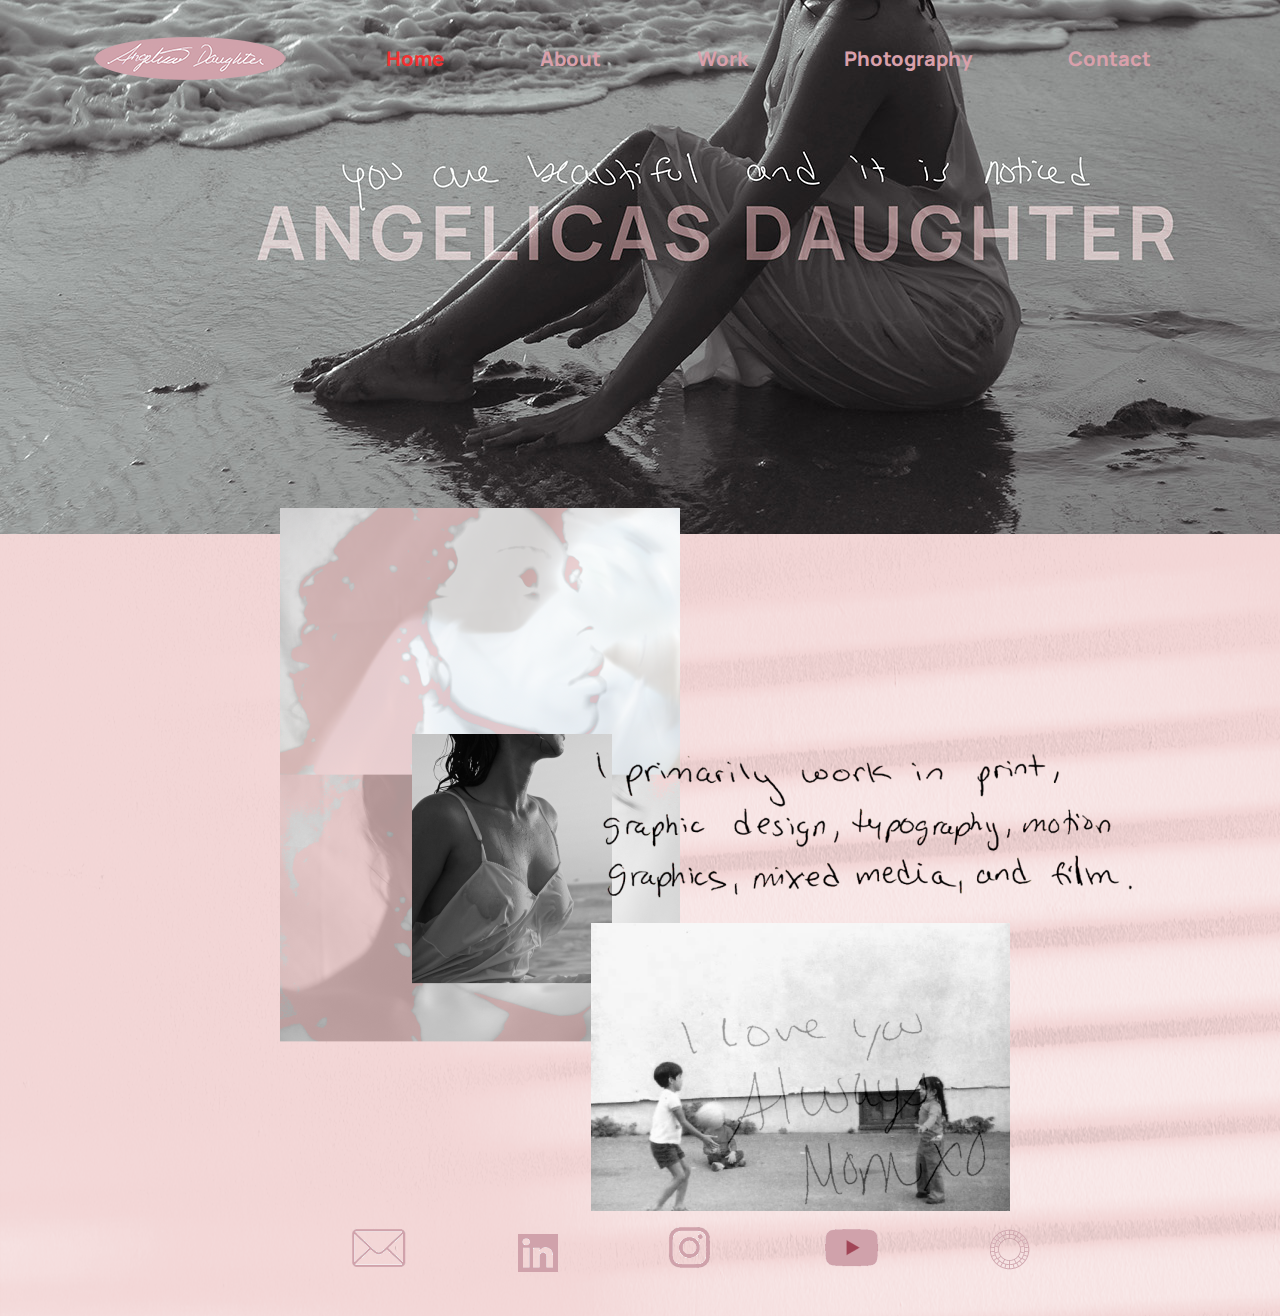
<file: index.html>
<!DOCTYPE html>
<!--[if lt IE 7]>      <html class="no-js lt-ie9 lt-ie8 lt-ie7"> <![endif]-->
<!--[if IE 7]>         <html class="no-js lt-ie9 lt-ie8"> <![endif]-->
<!--[if IE 8]>         <html class="no-js lt-ie9"> <![endif]-->
<!--[if gt IE 8]>      <html class="no-js"> <!--<![endif]-->
<html>
    <head>
        <meta charset="utf-8">
        <meta http-equiv="X-UA-Compatible" content="IE=edge">
        <title>Angelica's Daughter Home</title>
        <meta name="description" content="Jayla Neret's Design Portfolio">
        <meta name="viewport" content="width=device-width, initial-scale=1">
        <link rel="stylesheet" href="css/style.css">
    </head>
    <body id="home">
        <!--[if lt IE 7]>
            <p class="browsehappy">You are using an <strong>outdated</strong> browser. Please <a href="#">upgrade your browser</a> to improve your experience.</p>
        <![endif]-->
    <header>
        <img src="img/writing.png" alt="handwriting reading Angelicas Daughter in white on a pink oval">
        <nav>
            <a href="index.html">
                <h1 class="selected">Home</h1>
            </a>
            <a href="about.html">         
                <h1 class="selected2">About</h1>
            </a>
            <a href="work.html">         
                <h1 class="selected3">Work</h1>
            </a>
            <a href="photo.html">         
                <h1 class="selected4">Photography</h1>
            </a>
            <a href="contact.html">         
                <h1 class="selected6">Contact</h1>
            </a>
        </nav>
    </header>
   <main>
        <section id="me">
            <img src="img/me1.png">
        </section>
        <section id="bw">
            <img src="img/bw1.png">
        </section>
        <section id="media">
            <img src="img/work1.png">
        </section>
        <section id="mom">
            <img src="img/mom1.png">
        </section>


   </main>     
   
   <footer id="footer">
        <a href="mailto:adneret@gmail.com" target="_blank">
            <img src="img/mail.png">
        </a>
        <a href="https://www.linkedin.com/in/jayla-neret/" target="_blank">
            <img src="img/link.png">
        </a>
        <a href="https://www.instagram.com/angelicasdaughter/" target="_blank">
            <img src="img/insta.png">
        </a>
        <a href="https://www.youtube.com/channel/UCfbXdB-15G_UbXPbAkhXiKQ" target="_blank">
            <img src="img/tube.png">
        </a>
        <a href="https://vsco.co/angelicasdaughter/gallery" target="_blank">
            <img src="img/vsco.png">
        </a>   
   </footer>

    </body>
</html>
</file>
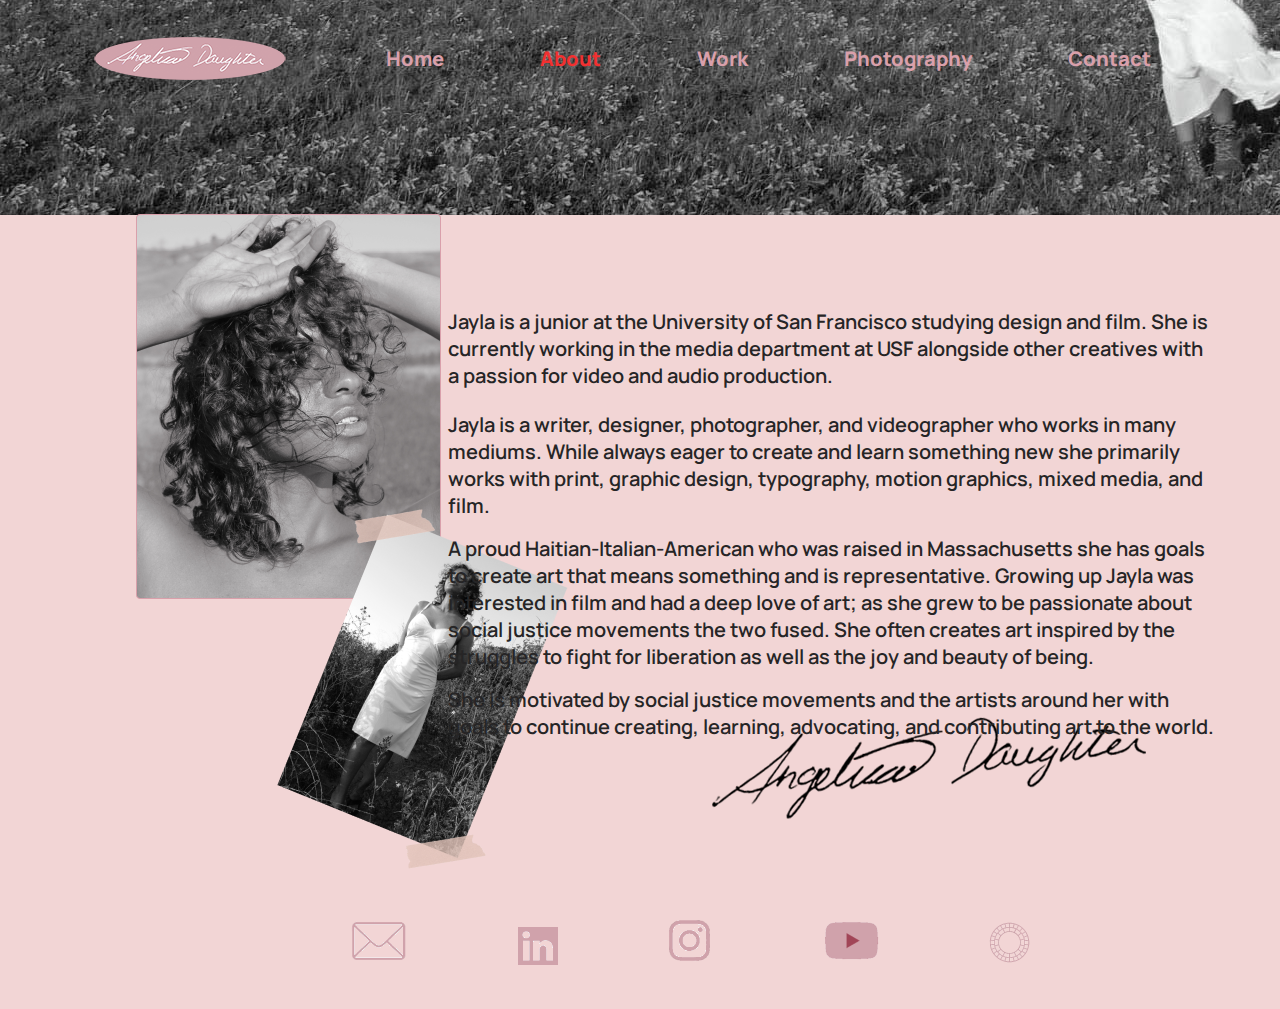
<file: about.html>
<!DOCTYPE html>
<!--[if lt IE 7]>      <html class="no-js lt-ie9 lt-ie8 lt-ie7"> <![endif]-->
<!--[if IE 7]>         <html class="no-js lt-ie9 lt-ie8"> <![endif]-->
<!--[if IE 8]>         <html class="no-js lt-ie9"> <![endif]-->
<!--[if gt IE 8]>      <html class="no-js"> <!--<![endif]-->
<html>
    <head>
        <meta charset="utf-8">
        <meta http-equiv="X-UA-Compatible" content="IE=edge">
        <title>About Angelicas Daughter</title>
        <meta name="description" content="Jayla Neret's Design Portfolio">
        <meta name="viewport" content="width=device-width, initial-scale=1">
        <link rel="stylesheet" href="css/style.css">
    </head>
    <body id="about">
        <!--[if lt IE 7]>
            <p class="browsehappy">You are using an <strong>outdated</strong> browser. Please <a href="#">upgrade your browser</a> to improve your experience.</p>
        <![endif]-->
    <header>
        <img src="img/writing.png" alt="handwriting reading Angelicas Daughter in white on a pink oval">
        <nav>
            <a href="index.html">
                <h1>Home</h1>
            </a>
            <a href="about.html">         
                <h1 class="selected">About</h1>
            </a>
            <a href="work.html">         
                <h1>Work</h1>
            </a>
            <a href="photo.html">         
                <h1>Photography</h1>
            </a>
            <a href="contact.html">         
                <h1>Contact</h1>
            </a>
        </nav>
    </header>
   <main>
        <section>
            <img class="headshot" src="img/meanbout 1.png" alt="black and white headshot"> 
            <section> 
                <img class="slant" src="img/tape 1.png">
                <img class="writing" src="img/angelicas2.png">
            </section>
            <p id="bio">Jayla is a junior at the University of San Francisco studying design and film. She is currently working in the media department at USF alongside other creatives with a passion for video and audio production.</p>
            <p id="bio2">Jayla is a writer, designer, photographer, and videographer who works in many mediums. While always eager to create and learn something new she primarily works with print, graphic design, typography, motion graphics, mixed media, and film.</p>
            <p id="bio3">A proud Haitian-Italian-American who was raised in Massachusetts she has goals to create art that means something and is representative. Growing up Jayla was interested in film and had a deep love of art; as she grew to be passionate about social justice movements the two fused. She often creates art inspired by the struggles to fight for liberation as well as the joy and beauty of being. </p>
            <p id="bio1">She is motivated by social justice movements and the artists around her with goals to continue creating, learning, advocating, and contributing art to the world.</p>
        </section>
   </main>     
   <footer id="footer2">
    <a href="mailto:adneret@gmail.com" target="_blank">
        <img src="img/mail.png">
    </a>
    <a href="https://www.linkedin.com/in/jayla-neret/" target="_blank">
        <img src="img/link.png">
    </a>
    <a href="https://www.instagram.com/angelicasdaughter/" target="_blank">
        <img src="img/insta.png">
    </a>
    <a href="https://www.youtube.com/channel/UCfbXdB-15G_UbXPbAkhXiKQ" target="_blank">
        <img src="img/tube.png">
    </a>
    <a href="https://vsco.co/angelicasdaughter/gallery" target="_blank">
        <img src="img/vsco.png">
    </a>   
</footer>
    </body>
</html>
</file>
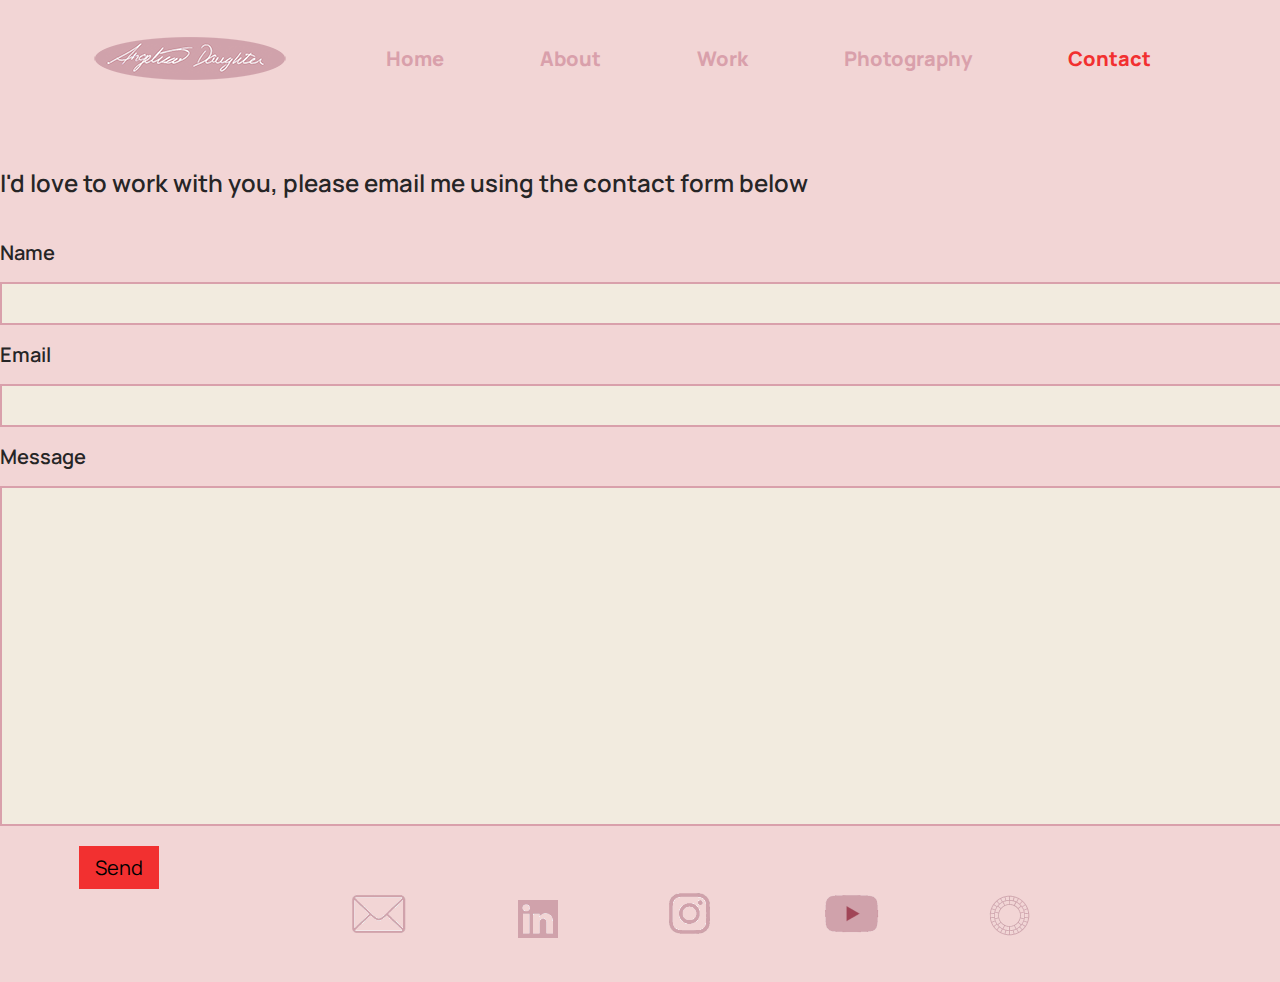
<file: contact.html>
<!DOCTYPE html>
<!--[if lt IE 7]>      <html class="no-js lt-ie9 lt-ie8 lt-ie7"> <![endif]-->
<!--[if IE 7]>         <html class="no-js lt-ie9 lt-ie8"> <![endif]-->
<!--[if IE 8]>         <html class="no-js lt-ie9"> <![endif]-->
<!--[if gt IE 8]>      <html class="no-js"> <!--<![endif]-->
<html>
    <head>
        <meta charset="utf-8">
        <meta http-equiv="X-UA-Compatible" content="IE=edge">
        <title>Contact</title>
        <meta name="description" content="Jayla Neret's Design Portfolio">
        <meta name="viewport" content="width=device-width, initial-scale=1">
        <link rel="stylesheet" href="css/style.css">
    </head>
    <body>
        <!--[if lt IE 7]>
            <p class="browsehappy">You are using an <strong>outdated</strong> browser. Please <a href="#">upgrade your browser</a> to improve your experience.</p>
        <![endif]-->
    <header>
        <img id="logo" src="img/writing.png" alt="handwriting reading Angelicas Daughter in white on a pink oval">
        <nav>
            <a href="index.html">
                <h1>Home</h1>
            </a>
            <a href="about.html">         
                <h1>About</h1>
            </a>
            <a href="work.html">         
                <h1>Work</h1>
            </a>
            <a href="photo.html">         
                <h1>Photography</h1>
            </a>
            <a href="contact.html">         
                <h1 class="selected">Contact</h1>
            </a>
        </nav>
    </header>
   <main>
    <section class="form">
        <h1 id="contact">I'd love to work with you, please email me using the contact form below</h1>
            <form action="https://formspree.io/f/mgejdroz"
            method="POST">
            <label id="label1">
                Name
                <input type="email" name="email">
              </label>
            <label>
              Email
              <input type="email" name="email">
            </label>
            <label>
              Message
              <textarea name="message"></textarea>
            </label>
            <!-- your other form fields go here -->
            <button type="submit">Send</button>
          </form>
    </section>

   </main>     
   <footer id="footer3">
    <a href="mailto:adneret@gmail.com" target="_blank">
        <img src="img/mail.png">
    </a>
    <a href="https://www.linkedin.com/in/jayla-neret/" target="_blank">
        <img src="img/link.png">
    </a>
    <a href="https://www.instagram.com/angelicasdaughter/" target="_blank">
        <img src="img/insta.png">
    </a>
    <a href="https://www.youtube.com/channel/UCfbXdB-15G_UbXPbAkhXiKQ" target="_blank">
        <img src="img/tube.png">
    </a>
    <a href="https://vsco.co/angelicasdaughter/gallery" target="_blank">
        <img src="img/vsco.png">
    </a>   
 </footer>
    </body>
</html>
</file>
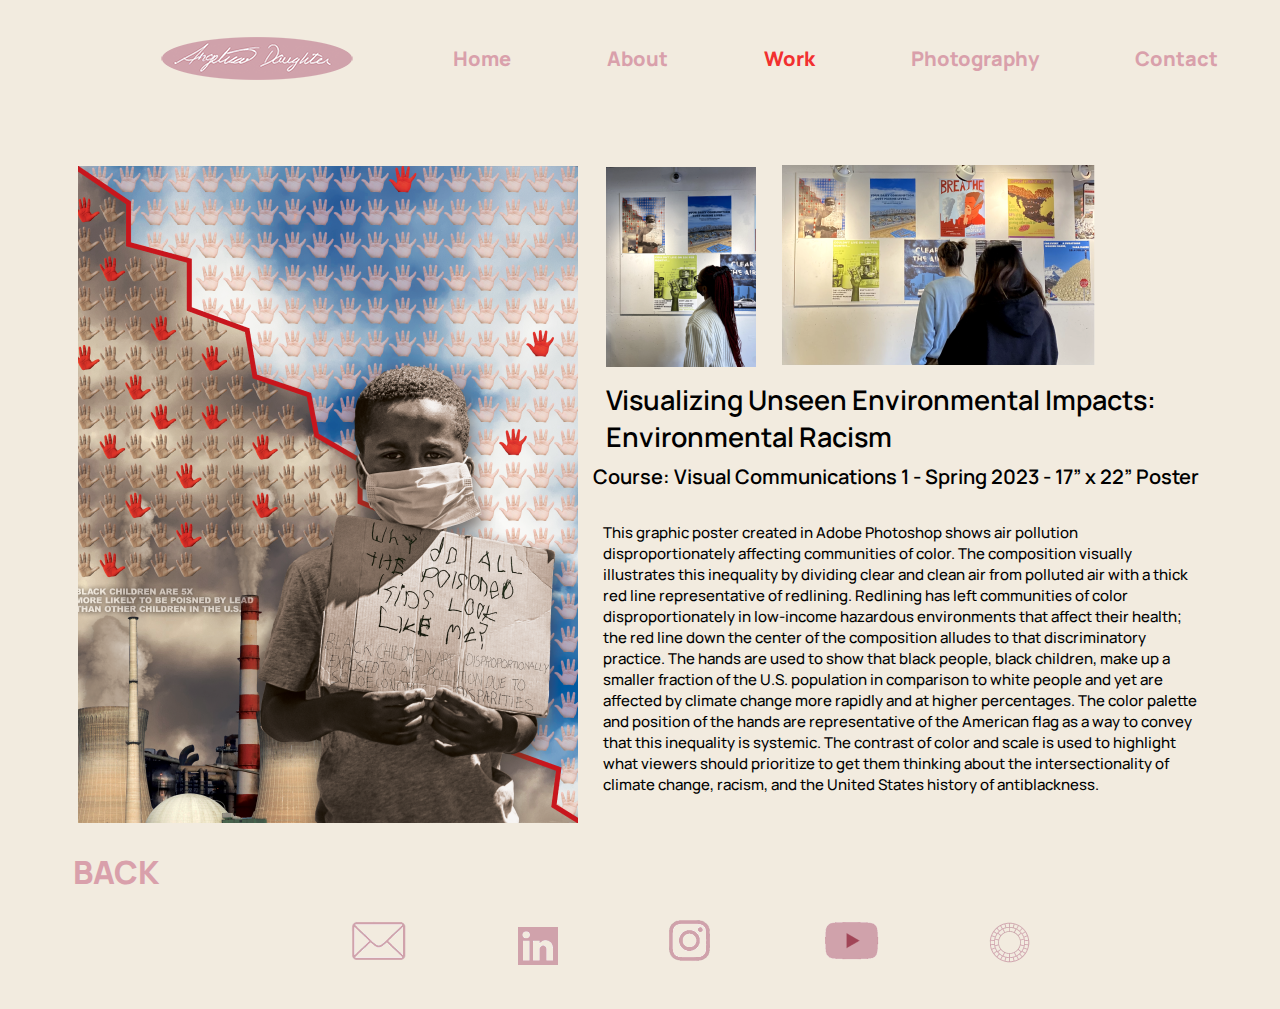
<file: env.html>
<!DOCTYPE html>
<!--[if lt IE 7]>      <html class="no-js lt-ie9 lt-ie8 lt-ie7"> <![endif]-->
<!--[if IE 7]>         <html class="no-js lt-ie9 lt-ie8"> <![endif]-->
<!--[if IE 8]>         <html class="no-js lt-ie9"> <![endif]-->
<!--[if gt IE 8]>      <html class="no-js"> <!--<![endif]-->
<html>
    <head>
        <meta charset="utf-8">
        <meta http-equiv="X-UA-Compatible" content="IE=edge">
        <title>Jayla's Work</title>
        <meta name="description" content="Jayla Neret's Design Portfolio">
        <meta name="viewport" content="width=device-width, initial-scale=1.0">
        <link rel="stylesheet" href="css/style.css">
    </head>
    <body id="work">
        <!--[if lt IE 7]>
            <p class="browsehappy">You are using an <strong>outdated</strong> browser. Please <a href="#">upgrade your browser</a> to improve your experience.</p>
        <![endif]-->
    <header>
        <img id="logo" src="img/writing.png" alt="handwriting reading Angelicas Daughter in white on a pink oval">
        <nav>
            <a href="index.html">
                <h1>Home</h1>
            </a>
            <a href="about.html">         
                <h1>About</h1>
            </a>
            <a href="work.html">         
                <h1 class="selected">Work</h1>
            </a>
            <a href="photo.html">         
                <h1>Photography</h1>
            </a>
            <a href="contact.html">         
                <h1>Contact</h1>
            </a>
        </nav>
    </header>

    <main>
        <section id="poster">
            <img src="img/largeposter.png">
        </section>
        <section id="gal">
            <img src="img/gallery.png">
        </section>
        <section id="gallery">
            <img src="img/gallery2.png">
        </section>
        <section>
            <p id="head2">Visualizing Unseen Environmental Impacts: Environmental Racism</p>
            <p id="sub2">Course: Visual Communications 1 - Spring 2023 - 17” x 22” Poster</p>
            <p id="bod2">This graphic poster created in Adobe Photoshop shows air pollution disproportionately affecting communities of color. The composition visually illustrates this inequality by dividing clear and clean air from polluted air with a thick red line representative of redlining. Redlining has left communities of color disproportionately in low-income hazardous environments that affect their health; the red line down the center of the composition alludes to that discriminatory practice. The hands are used to show that black people, black children, make up a smaller fraction of the U.S. population in comparison to white people and yet are affected by climate change more rapidly and at higher percentages. The color palette and position of the hands are representative of the American flag as a way to convey that this inequality is systemic. The contrast of color and scale is used to highlight what viewers should prioritize to get them thinking about the intersectionality of climate change, racism, and the United States history of antiblackness.</p>
        </section>
        <a href="work.html">  
            <h1 id="e">BACK</h1>
            </a>
    </main>

    <footer id="footer3">
        <a href="mailto:adneret@gmail.com" target="_blank">
            <img src="img/mail.png">
        </a>
        <a href="https://www.linkedin.com/in/jayla-neret/" target="_blank">
            <img src="img/link.png">
        </a>
        <a href="https://www.instagram.com/angelicasdaughter/" target="_blank">
            <img src="img/insta.png">
        </a>
        <a href="https://www.youtube.com/channel/UCfbXdB-15G_UbXPbAkhXiKQ" target="_blank">
            <img src="img/tube.png">
        </a>
        <a href="https://vsco.co/angelicasdaughter/gallery" target="_blank">
            <img src="img/vsco.png">
        </a>   
    </footer>
        </body>

</html>
</file>
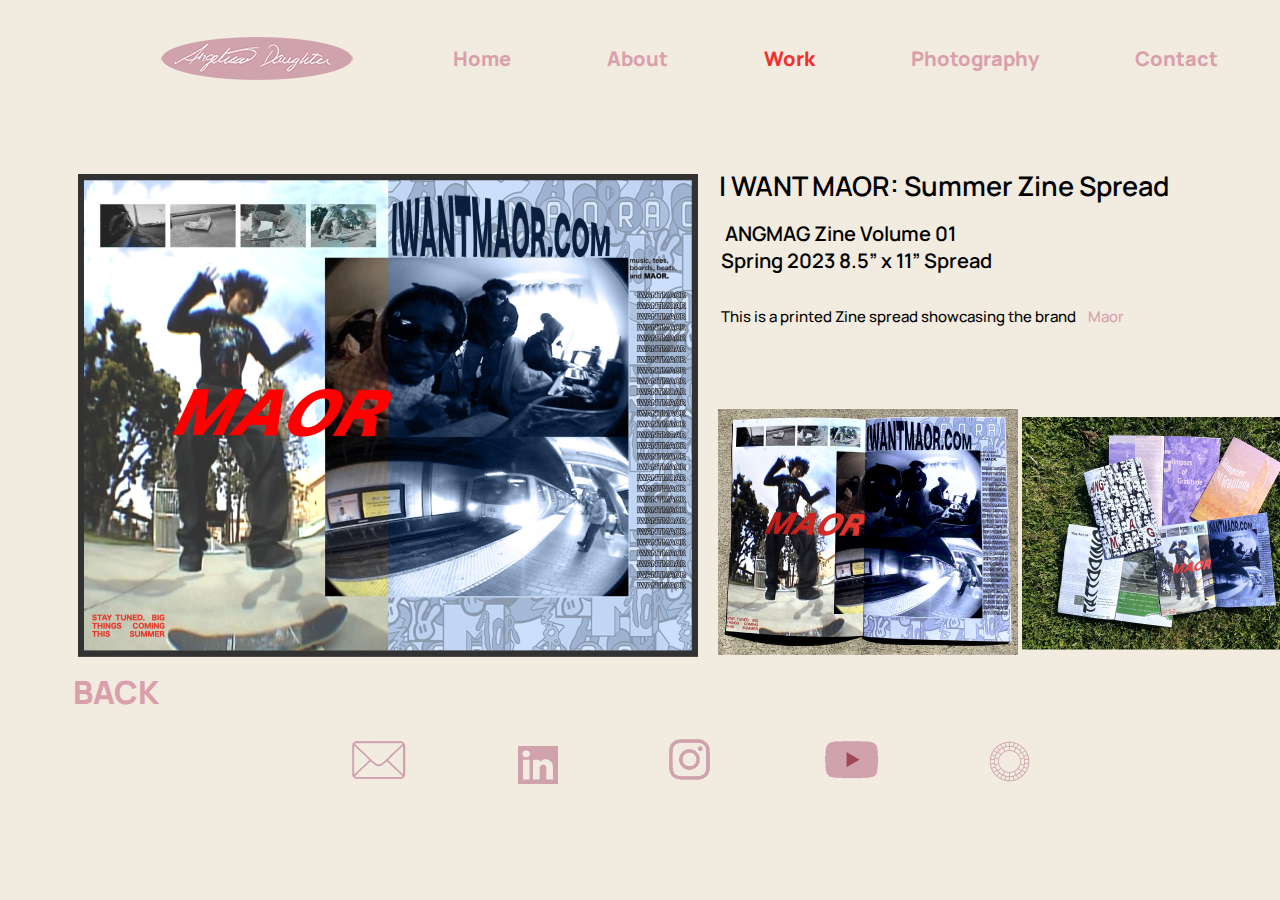
<file: maor.html>
<!DOCTYPE html>
<!--[if lt IE 7]>      <html class="no-js lt-ie9 lt-ie8 lt-ie7"> <![endif]-->
<!--[if IE 7]>         <html class="no-js lt-ie9 lt-ie8"> <![endif]-->
<!--[if IE 8]>         <html class="no-js lt-ie9"> <![endif]-->
<!--[if gt IE 8]>      <html class="no-js"> <!--<![endif]-->
<html>
    <head>
        <meta charset="utf-8">
        <meta http-equiv="X-UA-Compatible" content="IE=edge">
        <title>Jayla's Work</title>
        <meta name="description" content="Jayla Neret's Design Portfolio">
        <meta name="viewport" content="width=device-width, initial-scale=1">
        <link rel="stylesheet" href="css/style.css">
    </head>
    <body id="work">
        <!--[if lt IE 7]>
            <p class="browsehappy">You are using an <strong>outdated</strong> browser. Please <a href="#">upgrade your browser</a> to improve your experience.</p>
        <![endif]-->
    <header>
        <img id="logo" src="img/writing.png" alt="handwriting reading Angelicas Daughter in white on a pink oval">
        <nav>
            <a href="index.html">
                <h1>Home</h1>
            </a>
            <a href="about.html">         
                <h1>About</h1>
            </a>
            <a href="work.html">         
                <h1 class="selected">Work</h1>
            </a>
            <a href="photo.html">         
                <h1>Photography</h1>
            </a>
            <a href="contact.html">         
                <h1>Contact</h1>
            </a>
        </nav>
    </header>
    <main>
        <section id="one">
             <img src="img/lmaor.png">
        </section>
        <section id="grass">
            <img src="img/grass.png">
        </section>
        <section id="concrete">
            <img src="img/concrete.png">
        </section>
        <section>
            <p id="head1">I WANT MAOR: Summer Zine Spread</p>
            <p id="sub1">ANGMAG Zine  Volume 01</p>
            <p id=sub11>Spring 2023 8.5” x 11” Spread</p>
            <p id="bod"> This is a printed Zine spread showcasing the brand<a href="https://www.iwantmaor.com" target="_blank" id="a1">Maor</a> </p>
        </section>

        <a href="work.html">  
        <h1 id="m"> BACK</h1>
        </a>
    </main>

    <footer id="footer3">
        <a href="mailto:adneret@gmail.com" target="_blank">
            <img src="img/mail.png">
        </a>
        <a href="https://www.linkedin.com/in/jayla-neret/" target="_blank">
            <img src="img/link.png">
        </a>
        <a href="https://www.instagram.com/angelicasdaughter/" target="_blank">
            <img src="img/insta.png">
        </a>
        <a href="https://www.youtube.com/channel/UCfbXdB-15G_UbXPbAkhXiKQ" target="_blank">
            <img src="img/tube.png">
        </a>
        <a href="https://vsco.co/angelicasdaughter/gallery" target="_blank">
            <img src="img/vsco.png">
        </a>   
    </footer>
        </body>

</html>
</file>
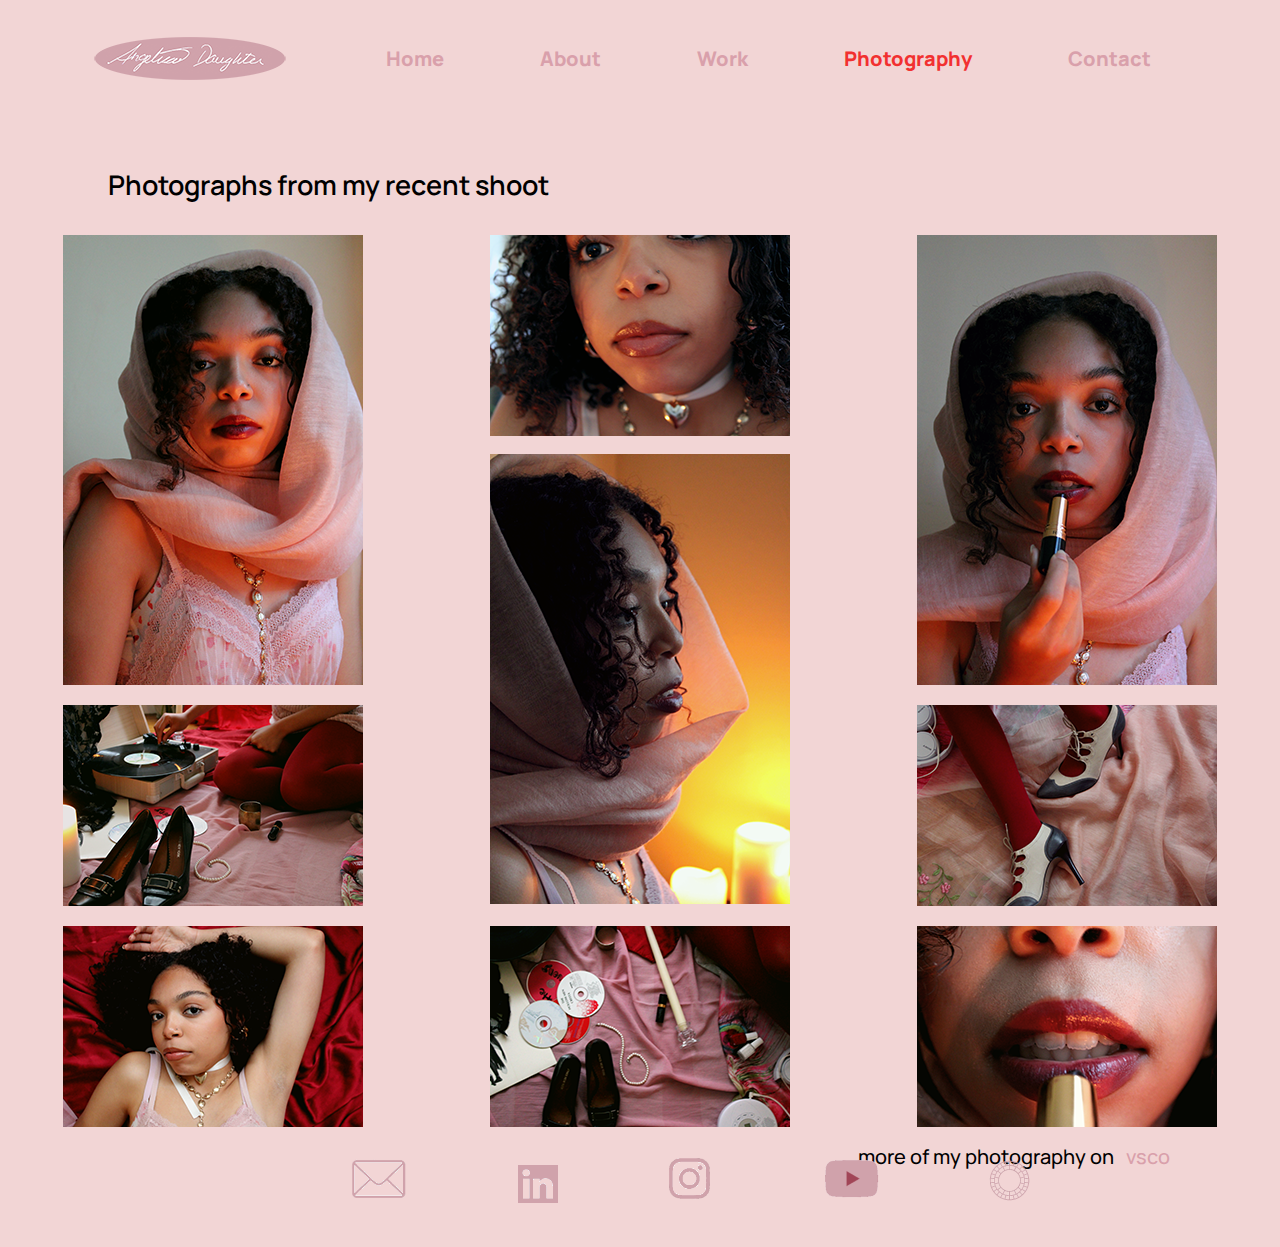
<file: photo.html>
<!DOCTYPE html>
<!--[if lt IE 7]>      <html class="no-js lt-ie9 lt-ie8 lt-ie7"> <![endif]-->
<!--[if IE 7]>         <html class="no-js lt-ie9 lt-ie8"> <![endif]-->
<!--[if IE 8]>         <html class="no-js lt-ie9"> <![endif]-->
<!--[if gt IE 8]>      <html class="no-js"> <!--<![endif]-->
<html>
    <head>
        <meta charset="utf-8">
        <meta http-equiv="X-UA-Compatible" content="IE=edge">
        <title>Jayla's Photography</title>
        <meta name="description" content="Jayla Neret's Design Portfolio">
        <meta name="viewport" content="width=device-width, initial-scale=1">
        <link rel="stylesheet" href="css/style.css">
    </head>
    <body>
        <!--[if lt IE 7]>
            <p class="browsehappy">You are using an <strong>outdated</strong> browser. Please <a href="#">upgrade your browser</a> to improve your experience.</p>
        <![endif]-->
    <header>
        <img id="logo" src="img/writing.png" alt="handwriting reading Angelicas Daughter in white on a pink oval">
        <nav>
            <a href="index.html">
                <h1>Home</h1>
            </a>
            <a href="about.html">         
                <h1>About</h1>
            </a>
            <a href="work.html">         
                <h1>Work</h1>
            </a>
            <a href="photo.html">         
                <h1 class="selected">Photography</h1>
            </a>
            <a href="contact.html">         
                <h1>Contact</h1>
            </a>
        </nav>
    </header>
   <main>
    <p id="photo">Photographs from my recent shoot</p>
        <div class="grid-container1">
            <section> 
                <div id=photo1>
                    <img src="img/anijah1.png">
                </div>
            </section>
            <section>
                <div id=photo5>
                    <img src="img/anijah5.png"> 
                </div>
            </section>
            <section>
                <div id=photo3>
                    <img src="img/anijah3.png"> 
                </div>
            </section> 
            <section>
                <div id=photo4>
                    <img src="img/anijah4.png"> 
                </div>
            </section> 
            <section> 
                <div id=photo2>
                    <img src="img/anijah2.png"> 
                </div>
            </section> 
            <section>
                    <div id=photo6>
                        <img src="img/anijah6.png"> 
                    </div>
                </section>
                <section>
                    <div id=photo7>
                        <img src="img/anijah7.png"> 
                    </div>
                </section>
                <section>
                    <div id=photo8>
                        <img src="img/anijah8.png"> 
                    </div>
                </section>
                <section>
                    <div id=photo9>
                        <img src="img/anijah9.png"> 
                    </div>
                </section>
        </div>
        <section>
            <p id="photos">
                more of my photography on<a href="https://vsco.co/angelicasdaughter/gallery" target="_blank" id="a1">vsco</a> </p> 
        </section>
   </main>

     <footer id="footer3">
        <a href="mailto:adneret@gmail.com" target="_blank">
            <img src="img/mail.png">
        </a>
        <a href="https://www.linkedin.com/in/jayla-neret/" target="_blank">
            <img src="img/link.png">
        </a>
        <a href="https://www.instagram.com/angelicasdaughter/" target="_blank">
            <img src="img/insta.png">
        </a>
        <a href="https://www.youtube.com/channel/UCfbXdB-15G_UbXPbAkhXiKQ" target="_blank">
            <img src="img/tube.png">
        </a>
        <a href="https://vsco.co/angelicasdaughter/gallery" target="_blank">
            <img src="img/vsco.png">
        </a>   
     </footer>
    </body>
</html>
</file>
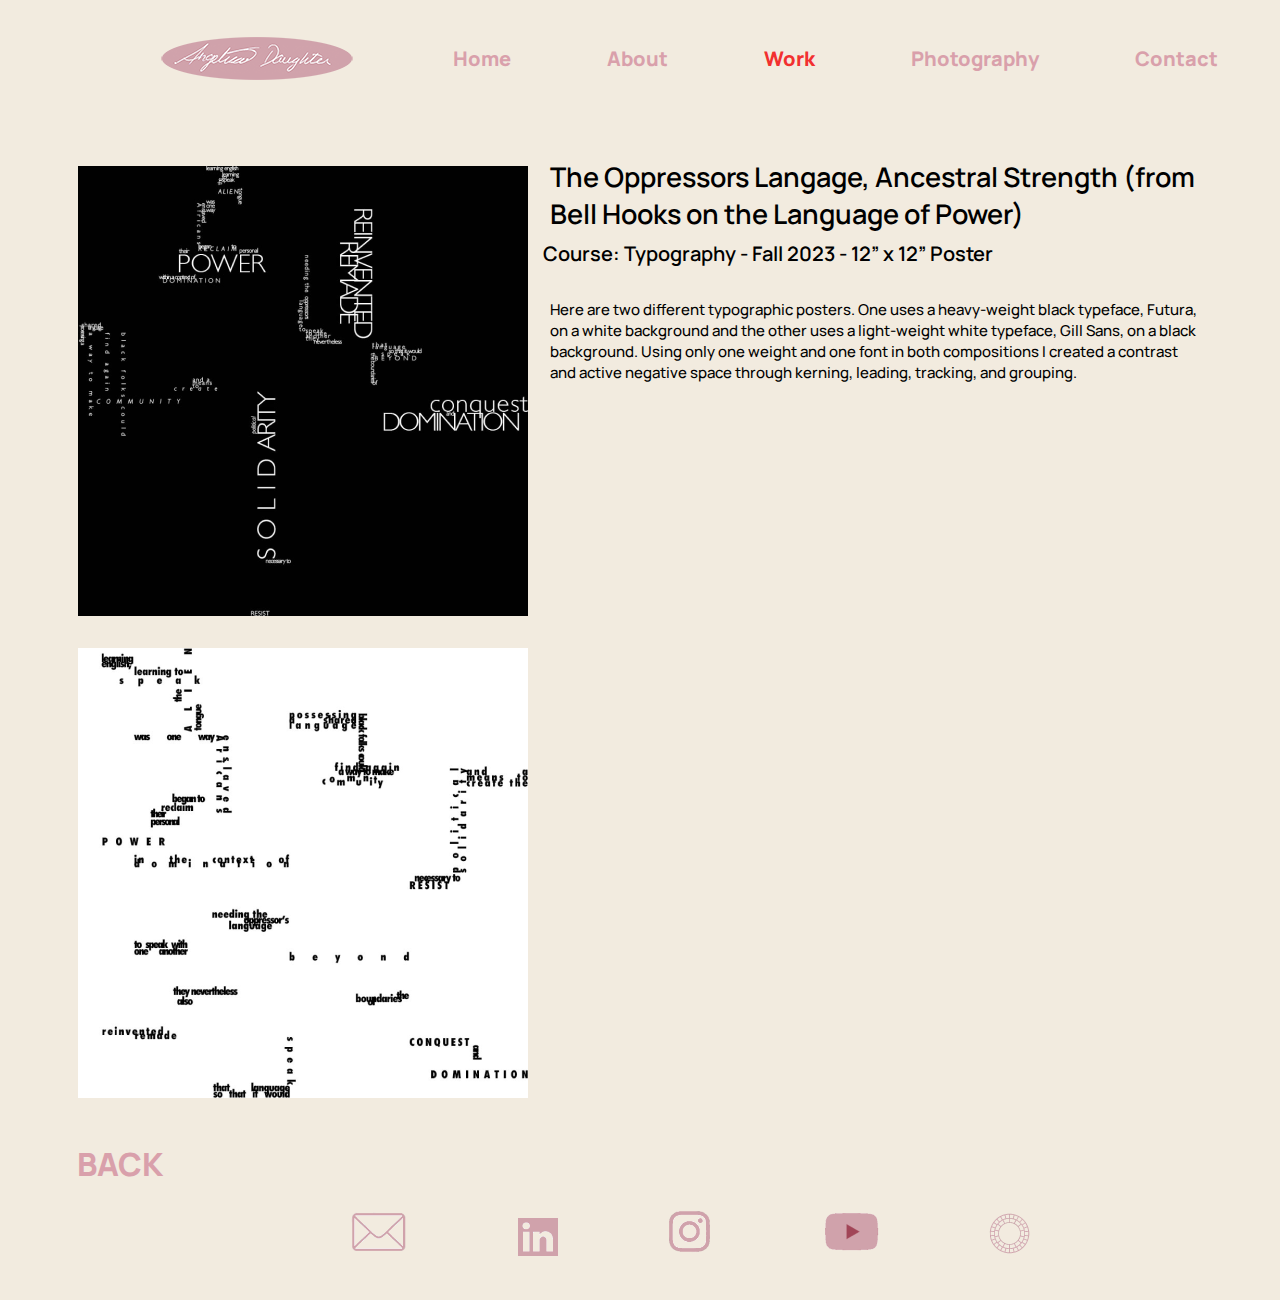
<file: type.html>
<!DOCTYPE html>
<!--[if lt IE 7]>      <html class="no-js lt-ie9 lt-ie8 lt-ie7"> <![endif]-->
<!--[if IE 7]>         <html class="no-js lt-ie9 lt-ie8"> <![endif]-->
<!--[if IE 8]>         <html class="no-js lt-ie9"> <![endif]-->
<!--[if gt IE 8]>      <html class="no-js"> <!--<![endif]-->
<html>
    <head>
        <meta charset="utf-8">
        <meta http-equiv="X-UA-Compatible" content="IE=edge">
        <title>Jayla's Work</title>
        <meta name="description" content="Jayla Neret's Design Portfolio">
        <meta name="viewport" content="width=device-width, initial-scale=1">
        <link rel="stylesheet" href="css/style.css">
    </head>
    <body id="work">
        <!--[if lt IE 7]>
            <p class="browsehappy">You are using an <strong>outdated</strong> browser. Please <a href="#">upgrade your browser</a> to improve your experience.</p>
        <![endif]-->
    <header>
        <img id="logo" src="img/writing.png" alt="handwriting reading Angelicas Daughter in white on a pink oval">
        <nav>
            <a href="index.html">
                <h1>Home</h1>
            </a>
            <a href="about.html">         
                <h1>About</h1>
            </a>
            <a href="work.html">         
                <h1 class="selected">Work</h1>
            </a>
            <a href="photo.html">         
                <h1>Photography</h1>
            </a>
            <a href="contact.html">         
                <h1>Contact</h1>
            </a>
        </nav>
    </header>

    <main>
        <section id="black">
            <img src="img/largeblack.png">
        </section>
        <section id="white">
            <img src="img/largewhite.png">
        </section>
        <section>
            <p id="head3">The Oppressors Langage, Ancestral Strength (from Bell Hooks on the Language of Power)</p>
            <p id="sub3">Course: Typography - Fall 2023 - 12” x 12” Poster</p>
            <p id="bod3">Here are two different typographic posters. One uses a heavy-weight black typeface, Futura, on a white background and the other uses a light-weight white typeface, Gill Sans, on a black background. Using only one weight and one font in both compositions I created a contrast and active negative space through kerning, leading, tracking, and grouping. 
            </p>
        </section>
        <a href="work.html">  
            <h1 id="t"> BACK</h1>
            </a>
    </main>

    <footer id="footer3">
        <a href="mailto:adneret@gmail.com" target="_blank">
            <img src="img/mail.png">
        </a>
        <a href="www.linkedin.com/in/jayla-neret" target="_blank">
            <img src="img/link.png">
        </a>
        <a href="https://www.linkedin.com/in/jayla-neret/" target="_blank">
            <img src="img/insta.png">
        </a>
        <a href="https://www.youtube.com/channel/UCfbXdB-15G_UbXPbAkhXiKQ" target="_blank">
            <img src="img/tube.png">
        </a>
        <a href="https://vsco.co/angelicasdaughter/gallery" target="_blank">
            <img src="img/vsco.png">
        </a>   
    </footer>
        </body>

</html>
</file>
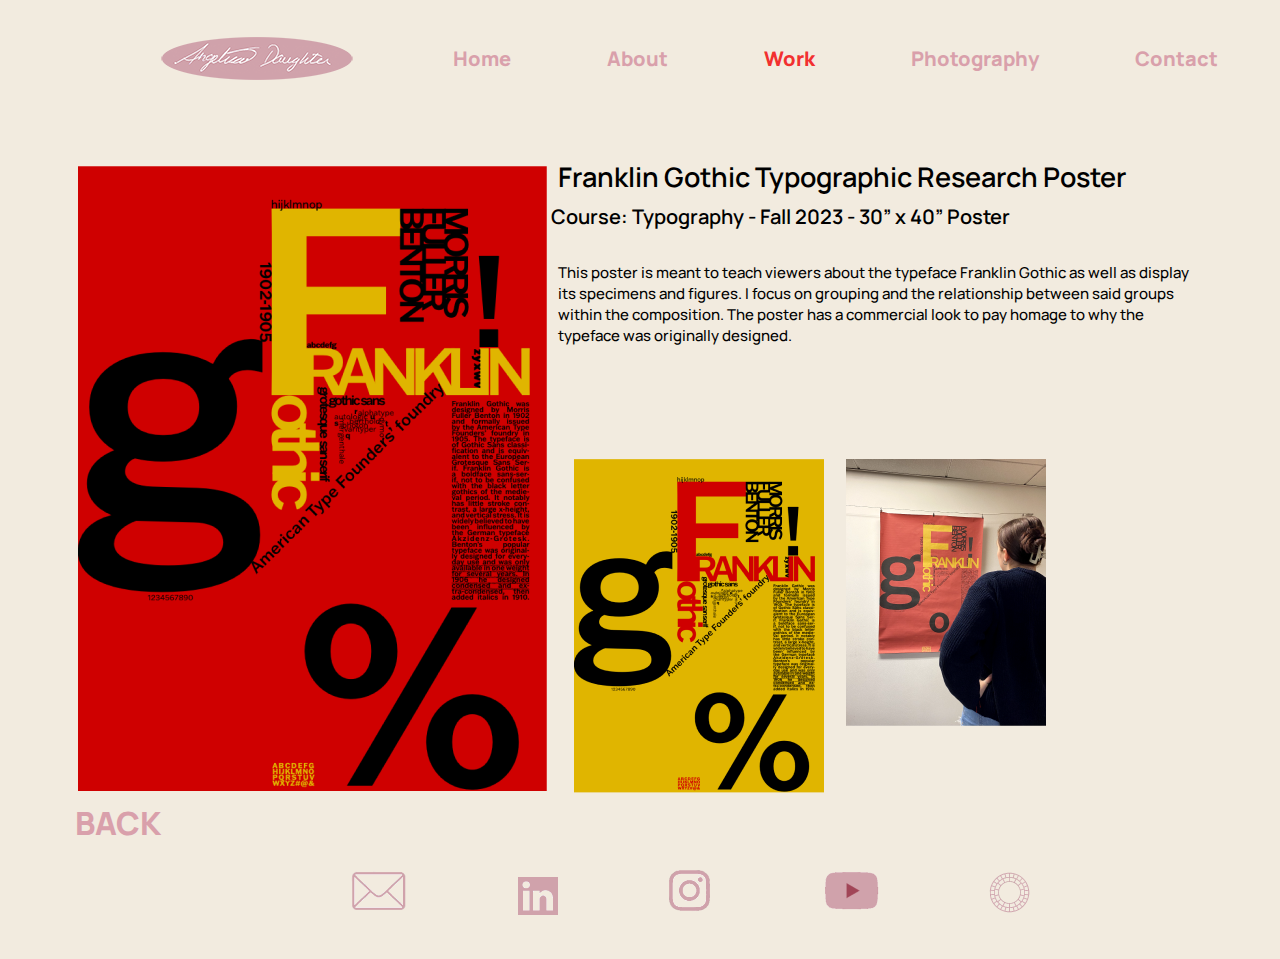
<file: type2.html>
<!DOCTYPE html>
<!--[if lt IE 7]>      <html class="no-js lt-ie9 lt-ie8 lt-ie7"> <![endif]-->
<!--[if IE 7]>         <html class="no-js lt-ie9 lt-ie8"> <![endif]-->
<!--[if IE 8]>         <html class="no-js lt-ie9"> <![endif]-->
<!--[if gt IE 8]>      <html class="no-js"> <!--<![endif]-->
<html>
    <head>
        <meta charset="utf-8">
        <meta http-equiv="X-UA-Compatible" content="IE=edge">
        <title>Jayla's Work</title>
        <meta name="description" content="Jayla Neret's Design Portfolio">
        <meta name="viewport" content="width=device-width, initial-scale=1">
        <link rel="stylesheet" href="css/style.css">
    </head>
    <body id="work">
        <!--[if lt IE 7]>
            <p class="browsehappy">You are using an <strong>outdated</strong> browser. Please <a href="#">upgrade your browser</a> to improve your experience.</p>
        <![endif]-->
    <header>
        <img id="logo" src="img/writing.png" alt="handwriting reading Angelicas Daughter in white on a pink oval">
        <nav>
            <a href="index.html">
                <h1>Home</h1>
            </a>
            <a href="about.html">         
                <h1>About</h1>
            </a>
            <a href="work.html">         
                <h1 class="selected">Work</h1>
            </a>
            <a href="photo.html">         
                <h1>Photography</h1>
            </a>
            <a href="contact.html">         
                <h1>Contact</h1>
            </a>
        </nav>
    </header>

    <main>
        <section id="red">
            <img src="img/frankred 1.png">
        </section>
        <section id="yellow">
            <img src="img/Fyellow 1.png">
        </section>
        <section id="ella">
            <img src="img/ella.png">
        </section>
        <section>
            <p id="head4">Franklin Gothic Typographic Research Poster</p>
            <p id="sub4">Course: Typography - Fall 2023 - 30” x 40” Poster</p>
            <p id="bod4">This poster is meant to teach viewers about the typeface Franklin Gothic as well as display its specimens and figures. I focus on grouping and the relationship between said groups within the composition. The poster has a commercial look to pay homage to why the typeface was originally designed.</p>
        </section>
       
        <a href="work.html">  
            <h1 id="t2"> BACK</h1>
            </a>
    </main>

    <footer id="footer3">
        <a href="mailto:adneret@gmail.com" target="_blank">
            <img src="img/mail.png">
        </a>
        <a href="https://www.linkedin.com/in/jayla-neret/" target="_blank">
            <img src="img/link.png">
        </a>
        <a href="https://www.instagram.com/angelicasdaughter/" target="_blank">
            <img src="img/insta.png">
        </a>
        <a href="https://www.youtube.com/channel/UCfbXdB-15G_UbXPbAkhXiKQ" target="_blank">
            <img src="img/tube.png">
        </a>
        <a href="https://vsco.co/angelicasdaughter/gallery" target="_blank">
            <img src="img/vsco.png">
        </a>   
    </footer>
        </body>

</html>
</file>
<file: css/style.css>
@import url('https://fonts.googleapis.com/css2?family=Manrope&display=swap');

html{
  font-size:16px;
  
}

body{
  background-color: #F2D5D5;
  max-width: 100%;
  color: var(--brand-black, #262526);
  text-align: center;
  font-family: Manrope;
  font-size: 2.5rem;
  font-style: normal;
  font-weight: 600;
  line-height: normal;
  margin: 2rem auto;
}

#home{
  background-image: url(../img/topper2.png);
  background-repeat: no-repeat;
  width: 100%;
}


#about{
  background-image: url(../img/headersmall.png);
  background-repeat: no-repeat;
  width: 100%;
  
}

#work{
  background-color: #F2EBDF;
  max-width: 70.25rem;
}

header{
  display: flex;
  align-items: center;
  margin-left: 7%;
}

  
  h1{
  color: #D9A0AB;
  font-size: 1.25rem;
  font-style: normal;
  font-weight: 800;
  }

  h2{
  font-size: 2rem;
  font-style: normal;
  font-weight: 800;
  }

  #m{
  font-size: 2rem;
  font-style: normal;
  font-weight: 800;
  margin-top: 19rem;
  margin-left: -65.5rem;
  }

  #e{
  font-size: 2rem;
  font-style: normal;
  font-weight: 800;
  margin-top: 1rem;
  margin-left: -65.5rem;
  }

  #t{
    margin-top: 45rem;
    margin-left: -65rem;
    font-size: 2rem;
    font-style: normal;
    font-weight: 800;
  }

  #t2{
    margin-top: 26rem;
    margin-left: -65.25rem;
    font-size: 2rem;
    font-style: normal;
    font-weight: 800;
  }

  a{
    color: #D9A0AB;
    text-decoration: none;
    margin:0 0 0 6rem;
  }

 a h1:hover{
  color:#F23030;
 }

 a h1:visited{
    color:#F23030;
 }

 #a1{
  color: #D9A0AB;
  text-decoration: none;
  margin: .75rem;
}


nav{
  display: flex;
  align-items: center;
  justify-content: space-between;
}

p{
color: #000;
font-family: Manrope;
font-size: 1.6875rem;
font-style: normal;
font-weight: 600;
line-height: normal;
margin-left: -48rem;
margin-top: 5rem;
margin-bottom: -1rem;
}

#tatt{
  color: #000;
  font-family: Manrope;
  font-size: 1.25rem;
  font-style: normal;
  font-weight: 600;
  line-height: normal;
  margin-left: -11rem;
  margin-top: 1.5rem;
  margin-bottom: -1rem;
}

#tatt2{
  color: #000; 
  font-family: Manrope;
  font-size: 0.9375rem;
  font-style: normal;
  font-weight: 500;
  line-height: normal;
  margin-left: 6rem;
  margin-top: 1.25rem;
  text-align: left;
  }
  
#tattoo{
  color:#F23030; 
  font-family: Manrope;
  font-size: 0.9375rem;
  font-style: normal;
  font-weight: 500;
  line-height: normal;
  margin-left: 6rem;
  margin-top: -1.5rem;
  text-align: left;
}

#motion{
  color: #000;
  font-family: Manrope;
  font-size: 1.25rem;
  font-style: normal;
  font-weight: 600;
  line-height: normal;
  margin-left: -8.75rem;
  margin-top: 1.5rem;
  margin-bottom: -1rem;
}

#motion2{
  color: #000; 
  font-family: Manrope;
  font-size: 0.9375rem;
  font-style: normal;
  font-weight: 500;
  line-height: normal;
  margin-left: 3rem;
  margin-top: 1.25rem;
  text-align: left;
  }

#head1{
color: #000;
font-family: Manrope;
font-size: 1.6875rem;
font-style: normal;
font-weight: 600;
line-height: normal;
margin-left: 38rem;
margin-top: -30.5rem;
margin-bottom: -1rem;
}

#head2{
color: #000;
font-family: Manrope;
font-size: 1.6875rem;
font-style: normal;
font-weight: 600;
line-height: normal;
margin-left: 33rem;
margin-top: 1rem;
text-align: left;
  }

#head3{
color: #000;
font-family: Manrope;
font-size: 1.6875rem;
font-style: normal;
font-weight: 600;
line-height: normal;
margin-left: 29.5rem;
margin-top: -58.75rem;
text-align: left;
}  

#head4{
color: #000;
font-family: Manrope;
font-size: 1.6875rem;
font-style: normal;
font-weight: 600;
line-height: normal;
margin-left: 30rem;
margin-top: -35.5rem;
text-align: left;
} 

#sub1{
color: #000;
font-family: Manrope;
font-size: 1.25rem;
font-style: normal;
font-weight: 600;
line-height: normal;
margin-left: 25rem;
margin-top: 2rem;
margin-bottom: -1rem;
}

#sub2{
  color: #000;
  font-family: Manrope;
  font-size: 1.25rem;
  font-style: normal;
  font-weight: 600;
  line-height: normal;
  margin-left: 32rem;
  margin-top: 1.5rem;
  margin-bottom: -1rem;
  }

  #sub3{
    color: #000;
    font-family: Manrope;
    font-size: 1.25rem;
    font-style: normal;
    font-weight: 600;
    line-height: normal;
    margin-left: 16rem;
    margin-top: 1.5rem;
    margin-bottom: -1rem;
    }
    #sub4{
      color: #000;
      font-family: Manrope;
      font-size: 1.25rem;
      font-style: normal;
      font-weight: 600;
      line-height: normal;
      margin-left: 17.5rem;
      margin-top: 1.5rem;
      margin-bottom: -1rem;
      }
#sub11{
  color: #000;
  font-family: Manrope;
  font-size: 1.25rem;
  font-style: normal;
  font-weight: 600;
  line-height: normal;
  margin-left: 27rem;
  margin-top: 1rem;
  margin-bottom: -1rem;
  }

#bod{
color: #000;
font-family: Manrope;
font-size: 0.9375rem;
font-style: normal;
font-weight: 500;
line-height: normal;
margin-left: 36rem;
margin-top: 3rem;
}

#bod2{
color: #000;
font-family: Manrope;
font-size: 0.9375rem;
font-style: normal;
font-weight: 500;
line-height: normal;
margin-left: 32.8rem;
margin-top: 3rem;
text-align: left;
}

#bod3{
color: #000; 
font-family: Manrope;
font-size: 0.9375rem;
font-style: normal;
font-weight: 500;
line-height: normal;
margin-left: 29.5rem;
margin-top: 3rem;
text-align: left;
}

#bod4{
  color: #000; 
  font-family: Manrope;
  font-size: 0.9375rem;
  font-style: normal;
  font-weight: 500;
  line-height: normal;
  margin-left: 30rem;
  margin-top: 3rem;
  text-align: left;
  }

#film{
color: #000;
font-family: Manrope;
font-size: 1.6875rem;
font-style: normal;
font-weight: 600;
line-height: normal;
margin-left: -50.5rem;
margin-top: 7rem;
margin-bottom: -3rem;
}

#photo{
color: #000;
font-family: Manrope;
font-size: 1.6875rem;
font-style: normal;
font-weight: 600;
line-height: normal;
margin-left: -39rem;
margin-top: 5rem;
margin-bottom: -1rem;
}

#photos{
  color: #000;
  font-family: Manrope;
  font-size: 1.25rem;
  font-style: normal;
  font-weight: 500;
  line-height: normal;
  margin-left: 47.5rem;
  margin-top: -9rem;
}

#one{
margin-top: 5.5rem;
width: 38.75rem;
height: 30.177rem;
flex-shrink: 0;
}

#grass{
  margin-top: -15rem;
  margin-left: 59rem;
  width: 13rem;
  height: 14.52844rem;
  flex-shrink: 0;
}

#concrete{
margin-top: -15rem;
margin-left: 40rem;
width: 13rem;
height: 15.36969rem;
flex-shrink: 0;
}

#poster{
margin-top: 5rem;
width: 31.25rem;
height: 41.06625rem;
flex-shrink: 0;
}

#gal{
margin-top: -41rem;
margin-left: 33rem;
width: 9.375rem;
height: 12.5rem;
flex-shrink: 0;
}

#gallery{
margin-top: -12.6rem;
margin-left: 44rem;
width: 19.51475rem;
height: 12.5rem;
}

#black{
margin-top: 5rem;
width: 28.125rem;
height: 28.125rem;
flex-shrink: 0;
}

#white{
margin-top: 2rem;
width: 28.125rem;
height: 28.125rem;
flex-shrink: 0;
}

#red{
margin-top: 5rem;
width: 29.29688rem;
height: 39.0625rem;
flex-shrink: 0;
}

#yellow{
  margin-top: -20.75rem;
  margin-left: 31rem;
  width: 15.625rem;
  height: 20.83331rem;
  flex-shrink: 0;
}

#ella{
margin-top: -20.8rem;
margin-left: 48rem;
width: 12.5rem;
height: 16.66813rem;
flex-shrink: 0;
}

#me{
margin-left: -25%;
margin-top: 33%;
}

#bw{
  margin-left: -20%;
  margin-top: -25%;
}

#media{
  margin-left: 35%;
  margin-top: -20%;
}

#mom{
  margin-left: 25%;
}

.grid-container{
  margin: auto;
  margin-left: -40;
  margin-top: -2rem;
  display: grid;
  grid-template-columns: repeat(3, 1fr);
  grid-column-gap: 1rem;
  grid-row-gap: 1rem;
  grid-auto-flow: dense;
}

.grid-container1{
  margin: 9.25rem auto;
  margin-top: 3rem;
  display: grid;
  grid-template-columns: repeat(3, 1fr);
  grid-column-gap: -1rem;
  grid-row-gap: .5rem;
  grid-auto-flow: dense;
}

.grid-container2{
  margin: 9.25rem auto;
  margin-left: -4rem;
  margin-top: 5rem;
  display: grid;
  grid-template-columns: repeat(2, 1fr);
  grid-column-gap: 6rem;
  grid-row-gap: 5rem;
  grid-auto-flow: dense;
}

footer{
 align-items: center;
}

#footer2{
  align-items: center;
  margin-top: 15%;
}

#footer22{
  align-items:center;
} 

#footer3{
  align-items: center;
}


input, textarea{
  background-color: #F2EBDF;
  border: 2px solid #D9A0AB;
  color: #D9A0AB;
  font-size: 20px;
  width: 100%;
  padding: 8px 16px 8px 16px;
  margin-top: 1rem;
}

label{
  display: block;
  font-size: 20px;
  text-align: left;
  margin-top: 1rem;
}

#label1{
  display: block;
  font-size: 20px;
  text-align: left;
  margin-top: 2.5rem;
}

textarea{
  height:320px;
}

button{
  background-color: #F23030;
  border: none;
  font-size: 20px;
  font-family: Manrope;
  padding: 8px 16px 8px 16px;
  margin-left: -65.1rem;
}

input:focus, textarea:focus{
  border: 2px solid #F23030
}

#contact{
  color: var(--brand-black, #262526);
  text-align: left;
  font-family: Manrope;
  font-size: 1.5rem;
  font-style: normal;
  font-weight: 600;
  line-height: normal;
  margin-top: 5rem;
}

.selected{
  color:#F23030;
}

.headshot{
margin-top: 10%;
margin-left: -55%;
}

.slant{
  margin-top: -15%;
  margin-left: 4%;
}

#bio{
  margin-top: -48.5%;
  margin-left: 35%;
  margin-right: 5%;
  color: var(--brand-black, #262526);
  font-family: Manrope;
  font-size: 1.25rem;
  font-style: normal;
  font-weight: 600;
  line-height: normal;
  text-align: left;
}

#bio1{
  margin-left: 35%;
  margin-top: 2.5%;
  margin-right: 5%;
  color: var(--brand-black, #262526);
  font-family: Manrope;
  font-size: 1.25rem;
  font-style: normal;
  font-weight: 600;
  line-height: normal;
  text-align: left;
}

#bio2{
  margin-left: 35%;
  margin-top: 3%;
  margin-right: 5%;
  color: var(--brand-black, #262526);
  font-family: Manrope;
  font-size: 1.25rem;
  font-style: normal;
  font-weight: 600;
  line-height: normal;
  text-align: left;
}

#bio3{
  margin-left: 35%;
  margin-top: 2.5%;
  margin-right: 5%;
  color: var(--brand-black, #262526);
  font-family: Manrope;
  font-size: 1.25rem;
  font-style: normal;
  font-weight: 600;
  line-height: normal;
  text-align: left;
}

#writing{
  margin-left: 20%;
}

#photo2{
  margin-top: -15.68rem;
}

.comp-sprite{
  background-image: url("../img/yellow.png");

  background-position: 0px 0px;
  margin: auto;
  height: 400px;
  width: 300px;
}

.comp-sprite:hover{
  background-image: url("../img/yellow.png");
  background-position: 0px -400px;
}

.comp-sprite:active{
  background-image: url("../img/yellow.png");
  background-position: 0px 0px;
}

.comp-sprite2{
  background-image: url("../img/fgred.png");

  background-position: 0px 0px;
  margin: auto;
  height: 400px;
  width: 300px;
}

.comp-sprite2:hover{
  background-image: url("../img/fgred.png");
  background-position: 0px -400px;
}

.comp-sprite2:active{
  background-image: url("/img/fgred.png");
  background-position: 0px 0px;
}
.comp-sprite3{
  background-image: url("../img/poster.png");
  background-position: 0px 0px;
  margin: auto;
  height: 400px;
  width: 300px;
}

.comp-sprite3:hover{
  background-image: url("../img/poster.png");
  background-position: 0px -400px;
}

.comp-sprite3:active{
  background-image: url("../img/poster.png");
  background-position: 0px 0px;
}

.comp-sprite4{
  background-image: url("../img/black.png");
  background-position: 0px 0px;
  margin: auto;
  height: 300px;
  width: 300px;
}

.comp-sprite4:hover{
  background-image: url("../img/black.png");
  background-position: 0px -300px;
}

.comp-sprite4:active{
  background-image: url("../img/black.png");
  background-position: 0px 0px;
}

.comp-sprite5{
  background-image: url("../img/white.png");
  background-position: 0px 0px;
  margin: auto;
  height: 300px;
  width: 300px;
}

.comp-sprite5:hover{
  background-image: url("../img/white.png");
  background-position: 0px -300px;
}

.comp-sprite5:active{
  background-image: url("../img/white.png");
  background-position: 0px 0px;
}


.comp-sprite6{
  background-image: url("../img/maor.png");

  background-position: 0px 0px;
  margin: auto; 
  height: 234px;
  width: 300px;
}

.comp-sprite6:hover{
  background-image: url("../img/maor.png");
  background-position: 0px -234px;
}

.comp-sprite6:active{
  background-image: url("../img/maor.png");
  background-position: 0px 0px;
}

@media screen and (max-width: 600px) {
  .red-box{
    width:100px;
    }
  }
</file>
